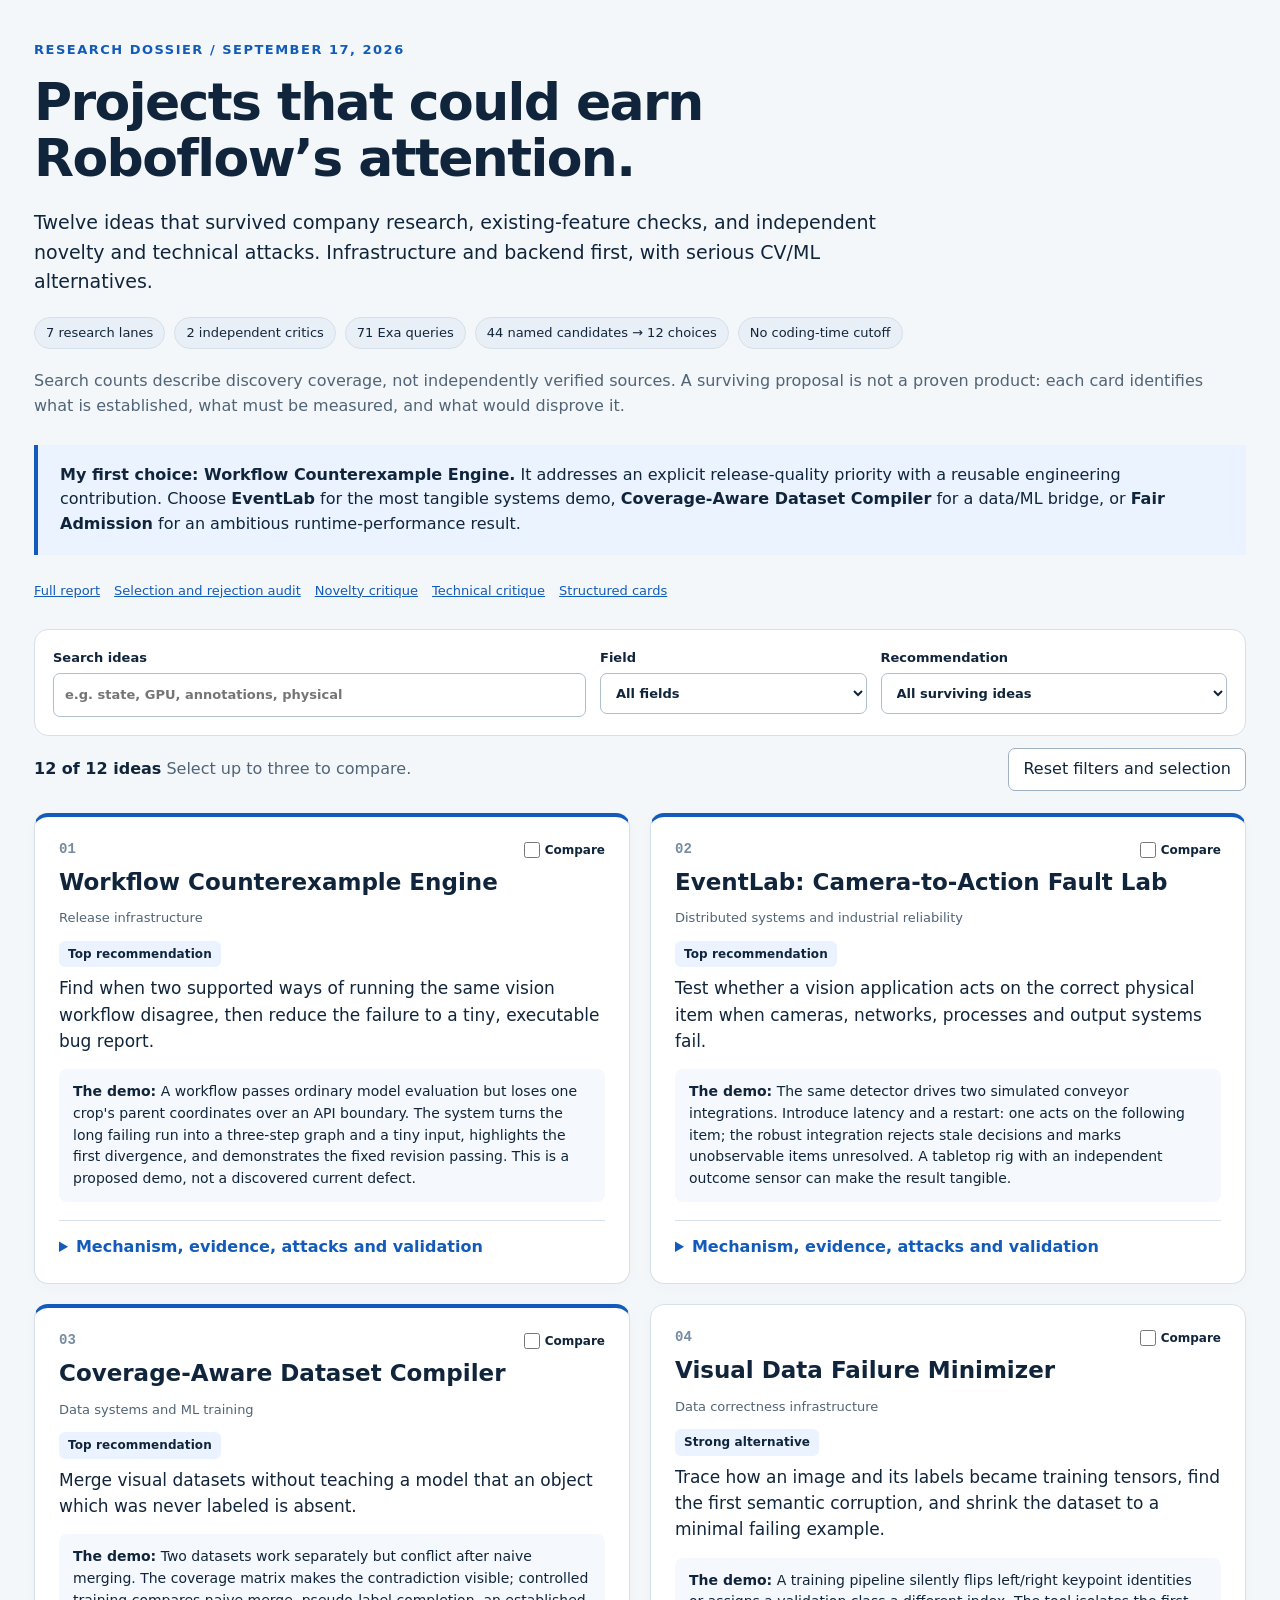
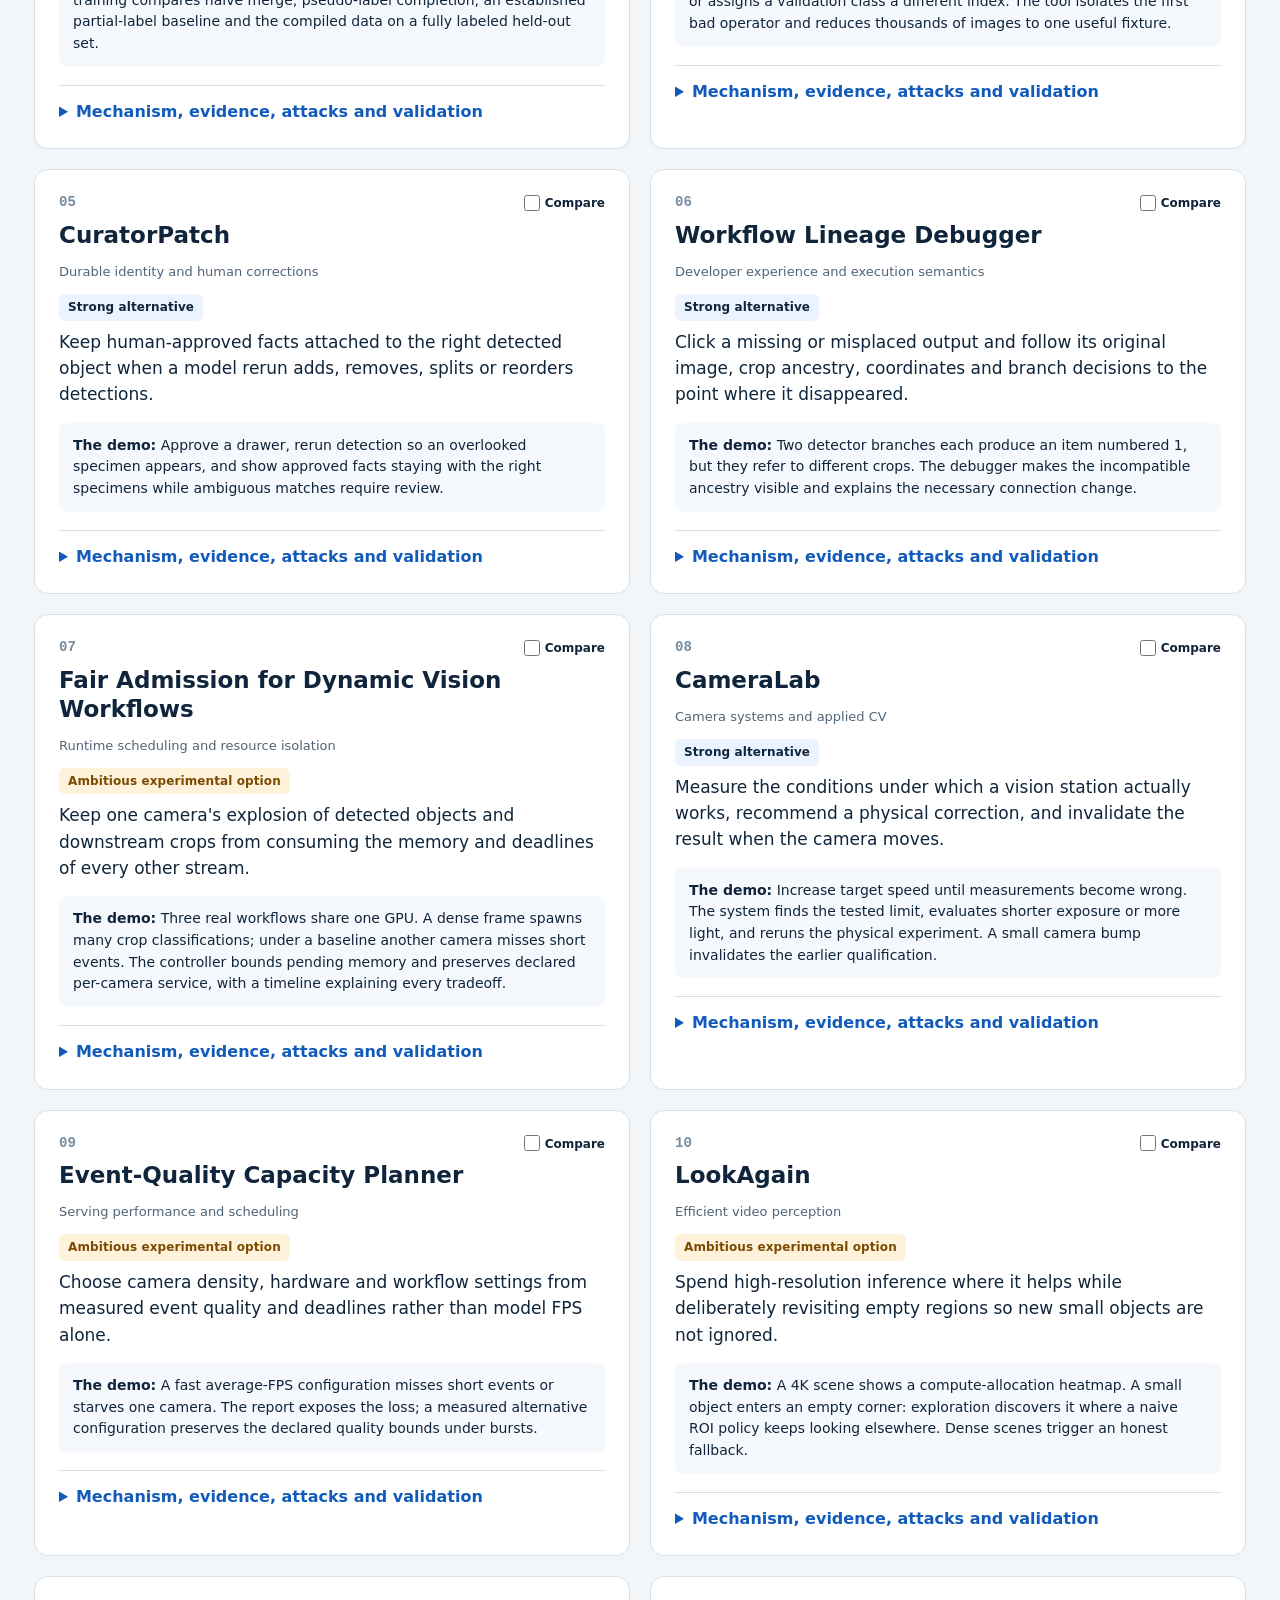
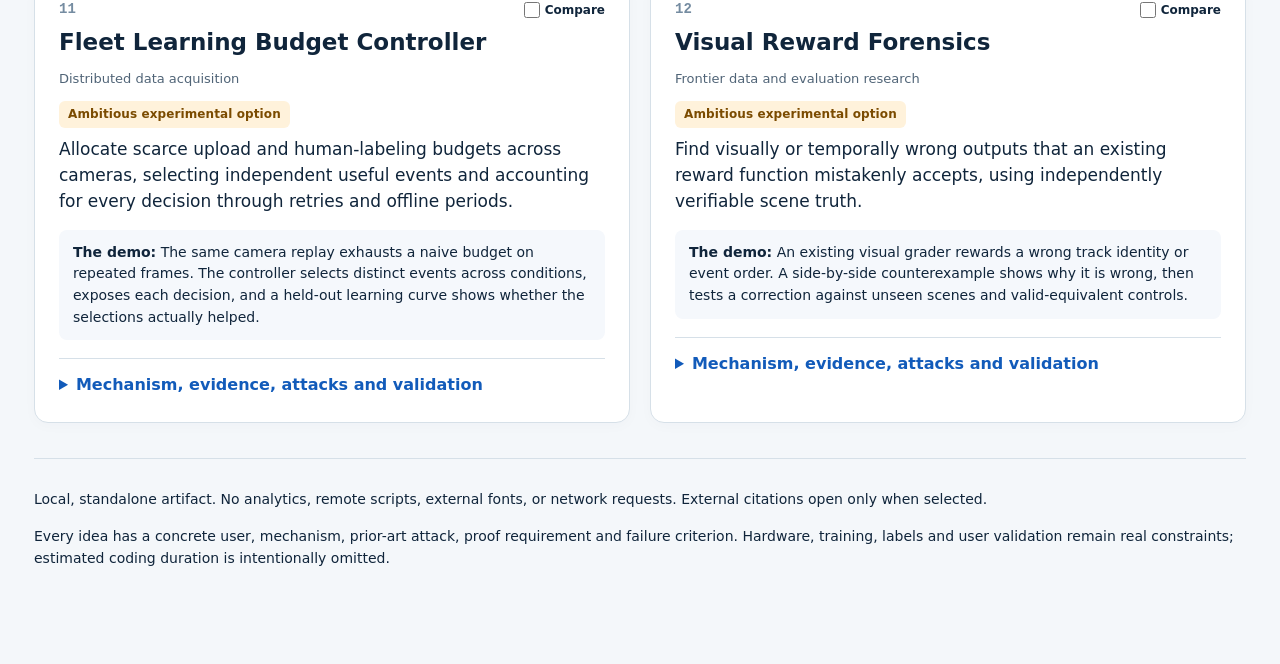
<file: research/roboflow/ideas.html>
<!doctype html>
<html lang="en"><head><meta charset="utf-8"><meta name="viewport" content="width=device-width,initial-scale=1">
<title>Roboflow — surviving project ideas</title>
<style>
:root{color-scheme:light;--ink:#10253b;--muted:#506477;--line:#d6e0e8;--accent:#125bba;--bg:#f4f7fa;--card:#fff}*{box-sizing:border-box}body{margin:0;background:var(--bg);color:var(--ink);font:16px/1.55 system-ui,-apple-system,sans-serif}main{max-width:1260px;margin:auto;padding:40px 24px 80px}a{color:var(--accent)}h1{font-size:clamp(30px,5vw,52px);line-height:1.08;letter-spacing:-1.6px;max-width:840px;margin:14px 0 22px}h2{font-size:23px;line-height:1.25;margin:8px 0 12px}h3{font-size:18px;margin:22px 0 6px}p{margin:8px 0 15px}.eyebrow{color:var(--accent);font-weight:750;font-size:13px;text-transform:uppercase;letter-spacing:1.5px}.lead{font-size:19px;max-width:900px}.muted{color:var(--muted)}.meta{display:flex;gap:9px;flex-wrap:wrap;margin:20px 0}.pill{font-size:13px;background:#e9eff6;border:1px solid var(--line);border-radius:20px;padding:5px 11px}.recommend{background:#eaf3ff;border-left:4px solid var(--accent);padding:18px 22px;margin:26px 0}.controls{display:grid;grid-template-columns:2fr 1fr 1.3fr;gap:14px;background:white;border:1px solid var(--line);padding:18px;border-radius:14px;margin:28px 0 12px}label{display:block;font-size:13px;font-weight:650}input[type=search],select{width:100%;margin-top:5px;padding:11px;border:1px solid #aebecb;border-radius:7px;font:inherit;background:white;color:var(--ink)}button{border:1px solid #9db2c4;background:white;color:var(--ink);padding:8px 14px;border-radius:7px;font:inherit;cursor:pointer}button:hover{background:#eaf3ff}button:focus-visible,input:focus-visible,select:focus-visible,summary:focus-visible,a:focus-visible{outline:3px solid #ed9c19;outline-offset:3px}.resultline{display:flex;justify-content:space-between;gap:16px;align-items:center;margin:12px 0 22px}.grid{display:grid;grid-template-columns:repeat(2,minmax(0,1fr));gap:20px}.card{background:var(--card);border:1px solid var(--line);border-radius:14px;padding:24px;box-shadow:0 3px 14px #14345606}.card.top{border-top:4px solid var(--accent)}.cardhead{display:flex;justify-content:space-between;gap:12px;align-items:start}.number{color:#758ca1;font:700 14px ui-monospace,monospace}.category{font-size:13px;color:var(--muted);margin-bottom:12px}.tier{display:inline-block;font-size:12px;letter-spacing:.1px;font-weight:700;padding:4px 9px;border-radius:6px;background:#eaf3ff}.tier.experimental{background:#fff2db;color:#7b4b00}.select{font-size:12px;white-space:nowrap;cursor:pointer}.select input{width:16px;height:16px;vertical-align:middle;margin:0 5px 2px 0}.pitch{font-size:17px}.summary-demo{background:#f5f8fc;padding:12px 14px;border-radius:8px;font-size:14px}details{border-top:1px solid var(--line);margin-top:18px;padding-top:14px}summary{cursor:pointer;color:var(--accent);font-weight:650}.detail{font-size:14px}.detail p{margin:6px 0 13px}.links{display:flex;flex-wrap:wrap;gap:8px 14px;font-size:13px}.compare{background:white;border:1px solid #a9bfd1;border-radius:14px;margin:22px 0;padding:22px;overflow:auto}.compare table{border-collapse:collapse;width:100%;min-width:650px;font-size:14px}.compare th,.compare td{vertical-align:top;text-align:left;padding:13px;border-bottom:1px solid var(--line)}.compare th:first-child{width:140px}.compare h2{margin-top:0}.empty{grid-column:1/-1;background:white;padding:30px;border-radius:12px}footer{margin-top:35px;padding-top:22px;border-top:1px solid var(--line);font-size:14px}.noscript{padding:24px;background:#fff2db}.visually-hidden{position:absolute;width:1px;height:1px;overflow:hidden;clip:rect(0,0,0,0)}@media(max-width:760px){main{padding:24px 16px 50px}.grid,.controls{grid-template-columns:1fr}.card{padding:20px}.resultline{align-items:start;flex-direction:column}}@media print{.controls,.resultline,.select,button{display:none}.grid{display:block}.card{break-inside:avoid;margin-bottom:16px}body{background:white}main{padding:0}details{display:block}.compare{display:none}}
</style></head><body><main>
<div class="eyebrow">Research dossier / September 17, 2026</div>
<h1>Projects that could earn Roboflow’s attention.</h1>
<p class="lead">Twelve ideas that survived company research, existing-feature checks, and independent novelty and technical attacks. Infrastructure and backend first, with serious CV/ML alternatives.</p>
<div class="meta"><span class="pill">7 research lanes</span><span class="pill">2 independent critics</span><span class="pill">71 Exa queries</span><span class="pill">44 named candidates → 12 choices</span><span class="pill">No coding-time cutoff</span></div>
<p class="muted">Search counts describe discovery coverage, not independently verified sources. A surviving proposal is not a proven product: each card identifies what is established, what must be measured, and what would disprove it.</p>
<div class="recommend"><strong>My first choice: Workflow Counterexample Engine.</strong> It addresses an explicit release-quality priority with a reusable engineering contribution. Choose <strong>EventLab</strong> for the most tangible systems demo, <strong>Coverage-Aware Dataset Compiler</strong> for a data/ML bridge, or <strong>Fair Admission</strong> for an ambitious runtime-performance result.</div>
<nav class="links" aria-label="Research files"><a href="REPORT.md">Full report</a><a href="AUDIT.md">Selection and rejection audit</a><a href="critiques/novelty.md">Novelty critique</a><a href="critiques/technical.md">Technical critique</a><a href="ideas.json">Structured cards</a></nav>
<div class="controls"><label>Search ideas<input id="query" type="search" placeholder="e.g. state, GPU, annotations, physical"></label><label>Field<select id="category"><option value="">All fields</option></select></label><label>Recommendation<select id="tier"><option value="">All surviving ideas</option><option>Top recommendation</option><option>Strong alternative</option><option>Ambitious experimental option</option></select></label></div>
<div class="resultline"><div><strong id="count" aria-live="polite"></strong> <span class="muted">Select up to three to compare.</span></div><button id="clear" type="button">Reset filters and selection</button></div>
<div id="selection-note" class="muted" role="status" aria-live="polite"></div>
<section id="compare" class="compare" aria-label="Selected idea comparison" hidden></section>
<section id="cards" class="grid" aria-label="Surviving ideas"></section>
<noscript><p class="noscript">Enable JavaScript for filters and comparison, or read the <a href="REPORT.md">complete Markdown report</a>.</p></noscript>
<footer><p>Local, standalone artifact. No analytics, remote scripts, external fonts, or network requests. External citations open only when selected.</p><p>Every idea has a concrete user, mechanism, prior-art attack, proof requirement and failure criterion. Hardware, training, labels and user validation remain real constraints; estimated coding duration is intentionally omitted.</p></footer>
</main><script>
const ideas = [{"id": "01", "name": "Workflow Counterexample Engine", "category": "Release infrastructure", "tags": ["Backend", "Infrastructure", "Developer tools"], "tier": "Top recommendation", "pitch": "Find when two supported ways of running the same vision workflow disagree, then reduce the failure to a tiny, executable bug report.", "user": "Inference maintainers, release engineers, support engineers, and outside contributors.", "need": "Roboflow's current inference-maintainer posting explicitly describes contribution volume outpacing release-quality capacity. Existing tests are extensive; the opportunity is better semantic coverage and faster reduction of real failures.", "mechanism": "Generate valid graph compositions involving crops, empty detections, nested workflows, batch permutations and branches. Run them through pinned native/HTTP/stream paths. Independently specified contracts compare source identity, coordinates, kinds and event outputs. A state-aware reducer minimizes the graph, input and sequence while preserving a specific failure predicate. Export a clean-environment reproducer and an upstream-ready test.", "demo": "A workflow passes ordinary model evaluation but loses one crop's parent coordinates over an API boundary. The system turns the long failing run into a three-step graph and a tiny input, highlights the first divergence, and demonstrates the fixed revision passing. This is a proposed demo, not a discovered current defect.", "ambition": "A growing incident corpus and hardware-worker matrix that turn field failures into reusable release checks. Support capsules, model-integration checks and export diagnostics are modules of this project, not separate portfolio ideas.", "attack": "Roboflow already has parity/integration tests; NVIDIA Polygraphy already compares runtimes and minimizes ONNX graphs. A runner, screenshot dashboard or generic AI reviewer is insufficient. The unique deliverable is the Workflow grammar, independent application-level oracles and reduction across image/state/graph boundaries.", "proof": "Recover historical failures on affected revisions and pass their fixes, then evaluate held-out failure families. Measure false alarms, clean-machine reproduction, reduction quality, flaky-run rate and maintainer diagnosis effort. Use genuine inference alongside deterministic logic fixtures; never claim mocked tests validate all deployment targets.", "kill": "Demote if it only rediscovers already-covered trivial cases, produces noisy numerical differences, or cannot supply a smaller useful reproducer.", "constraints": "Actual accelerator hardware for accelerator claims; public/redistributable artifacts; maintainer feedback for adoption. Local CPU and HTTP proof needs no private infrastructure.", "evidence": "Direct employer priority plus documented semantic boundaries and historical fixes. No current defect was reproduced by this research.", "sources": ["https://jobs.ashbyhq.com/roboflow/31f1e901-483c-4ee5-a427-65b849fc8b32", "https://github.com/roboflow/inference/blob/main/CONTRIBUTING.md", "https://docs.roboflow.com/workflows/developer-guide/developer-guide/execution-engine-changelog", "https://github.com/NVIDIA/TensorRT/tree/main/tools/Polygraphy"], "lanes": ["workflows_devex.md", "infra_security.md", "inference_edge.md"]}, {"id": "02", "name": "EventLab: Camera-to-Action Fault Lab", "category": "Distributed systems and industrial reliability", "tags": ["Backend", "Infrastructure", "Physical demo"], "tier": "Top recommendation", "pitch": "Test whether a vision application acts on the correct physical item when cameras, networks, processes and output systems fail.", "user": "Roboflow field engineers, implementation engineers and deployment teams commissioning inspection/counting systems.", "need": "Roboflow's field role names unreliable connectivity, latency and hardware constraints. Its PLC guidance already explains timing and duplicate-action risks. The opportunity is executable evidence that an integration handles them correctly.", "mechanism": "Run a seeded camera-to-sink fault schedule with independent item/event ground truth. Track capture, inference, decision expiry, delivery, acknowledgement and physical outcome separately. Test disconnects, freezes, delayed/out-of-order decisions, lost acknowledgements and restarts. Reduce failing schedules. Reuse RTSP producers and network fault tools; own the event oracle and state model. A second, fixed-observation mode diagnoses detector/tracker/event-state mistakes using recorded predictions and controlled interventions. Sparse event truth scores outcomes; dense track truth is required for oracle substitution. These are two modes of one event-replay system.", "demo": "The same detector drives two simulated conveyor integrations. Introduce latency and a restart: one acts on the following item; the robust integration rejects stale decisions and marks unobservable items unresolved. A tabletop rig with an independent outcome sensor can make the result tangible.", "ambition": "A unified event-correctness laboratory: real-pipeline fault experiments, fixed-observation state replay, minimized failing sequences, hardware-in-the-loop targets and operational acceptance reports. It feeds regression scenarios into idea 01 rather than duplicating the release system.", "attack": "RTSP simulation, reconnect, staleness filtering, backpressure and PLC blocks already exist. Toxiproxy and industrial simulators supply much of the scaffolding. Universal exactly-once physical action is not a valid promise.", "proof": "Measure correct-item outcomes, missed/duplicate/misdirected actions, unresolved rate, freshness, recovery and resource bounds. Hold the detector outputs fixed when comparing integration policies. Preserve unknown intervals when the camera did not observe an item.", "kill": "Reject a version that only perturbs network latency, depends on the tracker under test for ground truth, or demonstrates only obviously broken straw-man integrations.", "constraints": "Local simulation is accessible. Physical outcome claims require real hardware and independent sensing; industrial generalization needs representative installations.", "evidence": "Direct role and integration guidance; concrete customer applications. An unmet internal tool need remains an inference.", "sources": ["https://jobs.ashbyhq.com/roboflow/444ee288-cb72-4751-b16d-67c27749e901", "https://blog.roboflow.com/computer-vision-plc-integration/", "https://roboflow.com/case-studies/usg", "https://github.com/Shopify/toxiproxy", "https://github.com/roboflow/trackers/releases", "https://motchallenge.net/"], "lanes": ["customers.md", "inference_edge.md", "infra_security.md", "cv_models.md"]}, {"id": "03", "name": "Coverage-Aware Dataset Compiler", "category": "Data systems and ML training", "tags": ["Backend", "Data", "CV/ML"], "tier": "Top recommendation", "pitch": "Merge visual datasets without teaching a model that an object which was never labeled is absent.", "user": "Teams combining specialist datasets; RF-DETR users; data-platform engineers.", "need": "A public Roboflow user describes stamps and coins datasets that contain unlabeled instances of each other's class. RF-DETR issue 135 requests partial-annotation loss support; it was closed as out of scope, not implemented by that closure.", "mechanism": "Compile source manifests and ontology mappings into a dataset with explicit per-image/class coverage: exhaustive, verified absent, positive but non-exhaustive, or unknown. Preserve those semantics through transformations and export. An RF-DETR adapter consistently applies eligible supervision across relevant loss paths. Reject incompatible exports or emit a loss-of-information report instead of silently flattening unknown into background. The first supported case is declared per-image class coverage; it does not solve missing instances within an annotated class. Known positives and applicable auxiliary/encoder supervision must remain correct.", "demo": "Two datasets work separately but conflict after naive merging. The coverage matrix makes the contradiction visible; controlled training compares naive merge, pseudo-label completion, an established partial-label baseline and the compiled data on a fully labeled held-out set.", "ambition": "A semantic composition system for many source datasets, with immutable lineage, coverage-preserving transforms, explicit taxonomy conflicts and reusable training adapters.", "attack": "Partial-label learning and federated loss are established research. A loss-mask patch alone is small; a generic data merger duplicates existing tools. Coverage cannot be reliably inferred from missing labels. Stock Roboflow hosted training is not assumed to consume the new sidecar.", "proof": "Gradient-level correctness tests plus matched-budget multi-seed training. Evaluate complete-label controls, varying coverage and a genuine heterogeneous-source experiment. Track false positives as well as recall. Compare with pseudo-labeling at measured cost.", "kill": "Demote if coverage cannot be represented honestly, if improvements vanish against credible baselines, or if only contrived label removal produces gains.", "constraints": "GPU training and repeated experiments; independently labeled evaluation data; source coverage declarations. Maintainer's prior scope decision means upstream acceptance is uncertain.", "evidence": "Concrete user report, explicit maintainer discussion and inspected criterion code. Product integration is the proposed contribution, not a claim of new learning theory.", "sources": ["https://discuss.roboflow.com/t/merging-two-separate-models-datasets-after-training/7951", "https://github.com/roboflow/rf-detr/issues/135", "https://github.com/roboflow/rf-detr/blob/develop/src/rfdetr/models/criterion.py", "https://arxiv.org/abs/2008.06614"], "lanes": ["data.md"]}, {"id": "04", "name": "Visual Data Failure Minimizer", "category": "Data correctness infrastructure", "tags": ["Backend", "Data", "Developer tools"], "tier": "Strong alternative", "pitch": "Trace how an image and its labels became training tensors, find the first semantic corruption, and shrink the dataset to a minimal failing example.", "user": "RF-DETR and supervision maintainers, exporter authors and engineers integrating accelerated data pipelines.", "need": "Historical fixes include class-map inconsistencies, COCO ID collisions, colliding output paths and keypoint left/right errors. Current repositories already contain substantial format tests.", "mechanism": "Use stable object identities and explicit coordinate/category contracts across decode, EXIF orientation, import, crop/resize/flip, collation and evaluator ingress. Record transform parameters and replay state. Reduce samples, objects and transform chains while retaining a verified semantic violation; export stage overlays and a clean reproduction.", "demo": "A training pipeline silently flips left/right keypoint identities or assigns a validation class a different index. The tool isolates the first bad operator and reduces thousands of images to one useful fixture.", "ambition": "A plugin-based contract layer spanning common dataset formats and CPU/GPU transforms, with low-overhead optional tracing and automatic version bisection.", "attack": "Datumaro already validates, compares and converts datasets; Hypothesis and metamorphic testing are established. A schema validator or generic lineage database is insufficient. This shares reduction infrastructure with idea 01 but targets training-data semantics and different users.", "proof": "Replay fixed historical defects, use held-out fault families, and measure false positives, failure localization, reduction, clean reproduction and trace overhead. Only assert equivalence for transformations that actually preserve representable semantics.", "kill": "Reject if all detected issues are invalid JSON or existing test cases with no improvement in diagnosis or reproduction.", "constraints": "Most initial proof is CPU work. Broader GPU transform coverage needs real targets; useful adoption requires practical adapters and maintainer feedback.", "evidence": "Historical source-level defects and existing test suites; no new current bug claimed.", "sources": ["https://github.com/roboflow/rf-detr/releases", "https://github.com/roboflow/supervision/issues/768", "https://github.com/roboflow/supervision/commit/f173905c8bc6fab591bc3d3abdbf7ac7f5d93411", "https://github.com/open-edge-platform/datumaro"], "lanes": ["data.md"]}, {"id": "05", "name": "CuratorPatch", "category": "Durable identity and human corrections", "tags": ["Backend", "Data", "Applied CV"], "tier": "Strong alternative", "pitch": "Keep human-approved facts attached to the right detected object when a model rerun adds, removes, splits or reorders detections.", "user": "Field Museum/DrawerDissect curators and other teams turning CV outputs into durable records.", "need": "DrawerDissect uses spatially ordered specimen IDs and preserves curation rows by ID. A controlled synthetic-image probe through unchanged upstream crop, scaffold and GBIF-export functions reproduced approved metadata transferring to a different positional object after an earlier detection was added. The supported rerun clearing path was inspected; the entire CLI and model inference were not executed.", "mechanism": "A three-way rebase between old machine output, human edits and new output. Match entities within an immutable source image using geometry and visual evidence. Track field-level provenance; preserve edits only when justified. Route ambiguous split/merge/unmatched cases to review. Export transactionally with a reproducible manifest.", "demo": "Approve a drawer, rerun detection so an overlooked specimen appears, and show approved facts staying with the right specimens while ambiguous matches require review.", "ambition": "A reusable entity/edit lineage engine for OCR, inspection records and other CV-assisted data-entry pipelines. Begin with identical source-image reruns; physical rearrangement requires independent identifiers.", "attack": "Generic data versioning already exists. Some operator paths may avoid this condition; the complete CLI/model run and real demand remain unvalidated. Compare against a small immutable-ID/spatial-matching fix before proposing a broad system. Maximum automatic carryover is the wrong objective if facts transfer to the wrong object.", "proof": "First validate the complete supported CLI rerun with real sample predictions. The bounded synthetic crop/scaffold/export mechanism has already been reproduced and independently rerun. Then test insertion, deletion, reorder, crop change, split/merge and OCR conflicts; compare against immutable IDs plus simple spatial matching before building a broad system. Measure wrong transfers, valid edits retained, re-review, export integrity and reviewer time.", "kill": "If upstream already preserves identity through the supported flow, contribute a small test/fix and drop the large platform idea. Do not inflate a synthetic source probe into a production bug report.", "constraints": "Public code and sample images; proper data/model permissions; human reviewer feedback. No new model training is necessary to establish rebase correctness.", "evidence": "Controlled synthetic failure mechanism in pinned open customer code, independently rerun. It does not establish a real museum incident, frequency, or adoption demand.", "sources": ["https://github.com/EGPostema/DrawerDissect", "https://github.com/EGPostema/DrawerDissect/blob/3823276df6b5afe3184af13b9701c3d17f440c96/functions/crop_specimens.py", "https://github.com/EGPostema/DrawerDissect/blob/3823276df6b5afe3184af13b9701c3d17f440c96/advanced_functions/scaffold_locations.py"], "lanes": ["customers.md"]}, {"id": "06", "name": "Workflow Lineage Debugger", "category": "Developer experience and execution semantics", "tags": ["Backend", "Developer tools"], "tier": "Strong alternative", "pitch": "Click a missing or misplaced output and follow its original image, crop ancestry, coordinates and branch decisions to the point where it disappeared.", "user": "Advanced Workflow builders, support engineers and field engineers.", "need": "The execution documentation explicitly acknowledges confusion because the UI cannot display dimensionality levels. Independent crop paths can have equal depth but incompatible lineage.", "mechanism": "Preserve compiler metadata and capture bounded live batch/branch information. Display kind, lineage family, dimensionality and item count on graph edges. Focus on one object's path. Explain compile failures with a small witness and expose when an empty branch or incompatible crop family caused a missing result.", "demo": "Two detector branches each produce an item numbered 1, but they refer to different crops. The debugger makes the incompatible ancestry visible and explains the necessary connection change.", "ambition": "A reusable semantic trace format and debugger for nested vision graphs, with counterexample export into idea 01. It can be a standalone developer tool or that project's visual front end.", "attack": "Profiling, debug logs, browser previews and graph export already exist. A graph picture or LLM explanation adds little. Current authenticated UI must be checked before asserting the documented gap persists.", "proof": "Use verified confusing examples and compare task correctness and diagnosis time against current tools. Instrumentation must expose the needed lineage honestly; observer hooks do not automatically expose every tensor or branch mask.", "kill": "Demote if current UI solves the same tasks equally well or if private-API maintenance overwhelms the usability benefit.", "constraints": "Access to the current editor for a fair comparison; real builders for usability evaluation; possibly an upstream instrumentation seam.", "evidence": "Explicit documentation limitation plus inspected compiler/debugger/observer code. Live authenticated UI was not inspected.", "sources": ["https://docs.roboflow.com/workflows/developer-guide/developer-guide/workflow-execution", "https://docs.roboflow.com/workflows/developer-guide/developer-guide/compiler", "https://github.com/roboflow/inference/blob/main/inference/core/workflows/prototypes/observer.py"], "lanes": ["workflows_devex.md"]}, {"id": "07", "name": "Fair Admission for Dynamic Vision Workflows", "category": "Runtime scheduling and resource isolation", "tags": ["Backend", "Infrastructure"], "tier": "Ambitious experimental option", "pitch": "Keep one camera's explosion of detected objects and downstream crops from consuming the memory and deadlines of every other stream.", "user": "Inference runtime engineers and operators running heterogeneous camera workflows on shared devices.", "need": "Public workload reports describe contention and model churn, but fixes and adjacent scheduling work already exist. The sharper systems hypothesis concerns dynamically discovered crop work, bounded in-flight memory and source-order constraints.", "mechanism": "Maintain per-source reservations, estimates of remaining DAG/crop work, end-to-end deadlines and in-flight byte accounting. When fanout becomes known, update admission decisions before more work accumulates. Preserve tracker/counter order and side-effect boundaries; expose dropped, deferred and partial work instead of silently changing task semantics. Explicitly report infeasible offered load. Reserve conservatively before allocating crops; estimated counters alone cannot guarantee total accelerator-memory bounds. Cancellation occurs only at valid block/microbatch boundaries.", "demo": "Three real workflows share one GPU. A dense frame spawns many crop classifications; under a baseline another camera misses short events. The controller bounds pending memory and preserves declared per-camera service, with a timeline explaining every tradeoff.", "ambition": "A reusable admission/scheduling layer integrated with Inference, backed by workload traces, ablations, fairness tests and measured useful event throughput. Add cache churn only after isolating scheduling effects with warm models.", "attack": "Clockwork, InferLine and DeepStream already cover SLOs, pipeline planning, priorities, fair batching and source limits. Roboflow PR2623/2940 address lookahead and asynchronous loading. The contribution must be dynamic fanout accounting plus stateful-order and byte-bound semantics, not EDF, prewarming or a second thread pool.", "proof": "Compare current-main controls, fixed source quotas, weighted deficit round robin, EDF and a simple crop cap. Measure timely correct events, worst-source service, peak memory, all discarded work and prediction error on held-out bursts. Include end-to-end timing and real GPU runs.", "kill": "Reject the scheduler thesis if tuned simple policies match the frontier, if it changes event semantics to look faster, or if overhead consumes the gain.", "constraints": "A real GPU/edge target, diverse annotated workloads and carefully audited stateful block boundaries. Arbitrary CUDA work is not preemptible, and delivered physical actions cannot be undone.", "evidence": "Concrete integration opportunity and public workload evidence; advantage over substantial prior art is unproven.", "sources": ["https://github.com/roboflow/inference/issues/2448", "https://github.com/roboflow/inference/pull/2623", "https://github.com/roboflow/inference/pull/2940", "https://www.usenix.org/conference/osdi20/presentation/gujarati", "https://arxiv.org/abs/1812.01776"], "lanes": ["inference_edge.md", "infra_security.md"]}, {"id": "08", "name": "CameraLab", "category": "Camera systems and applied CV", "tags": ["CV/ML", "Physical demo", "Applied CV"], "tier": "Strong alternative", "pitch": "Measure the conditions under which a vision station actually works, recommend a physical correction, and invalidate the result when the camera moves.", "user": "Field engineers commissioning moving-part inspection or dimensional measurement.", "need": "Roboflow's USG case concerns dimensions and angles; its field role names lighting and calibration. RF-DETR issue 906 reports difficulty with moving metal rods. The root cause of that report is not established.", "mechanism": "Control permitted exposure/gain settings, collect repeated trials across speed/light/alignment, and measure actual recall and geometric error. Build an empirical operating envelope with unknown regions. Choose informative next trials. Bind the report to camera/lens/model/settings and detect changes with reference geometry.", "demo": "Increase target speed until measurements become wrong. The system finds the tested limit, evaluates shorter exposure or more light, and reruns the physical experiment. A small camera bump invalidates the earlier qualification.", "ambition": "Camera adapters, active experimental design, uncertainty propagation and a registry of station qualifications. Learned exposure control is optional; reliable qualification is the core result.", "attack": "Camera calibration, vendor controls, task-driven exposure research and image-quality tools already exist. Confidence and synthetic blur are not physical measurement truth.", "proof": "Hold out capture sessions and condition combinations. Compare autoexposure, simple physics-based settings and expert tuning. Measure recall, dimensional error, false qualification, unknown coverage and change detection.", "kill": "Reject a blur dashboard or checkerboard wrapper. Keep only if qualification/invalidation helps beyond ordinary manual settings.", "constraints": "Controllable camera, light, repeatable motion, measured reference targets and physical data collection. More coding cannot replace these trials.", "evidence": "Direct deployment context and primary physical-imaging guidance; no industrial safety or metrology certification implied.", "sources": ["https://roboflow.com/case-studies/usg", "https://github.com/roboflow/rf-detr/issues/906", "https://docs.baslerweb.com/optimizing-image-quality", "https://arxiv.org/abs/2404.01636"], "lanes": ["cv_models.md", "customers.md"]}, {"id": "09", "name": "Event-Quality Capacity Planner", "category": "Serving performance and scheduling", "tags": ["Backend", "Infrastructure", "CV/ML"], "tier": "Ambitious experimental option", "pitch": "Choose camera density, hardware and workflow settings from measured event quality and deadlines rather than model FPS alone.", "user": "Inference operators and solutions engineers selecting hardware, camera density and workflow configuration.", "need": "The infrastructure role explicitly includes inference reliability, SLOs and cost. Dynamic crop fanout and model working sets make workload capacity different from single-model FPS.", "mechanism": "Measure complete workloads with independent event truth, then search a Pareto frontier under recall, false-action, freshness, memory and worst-camera progress constraints. Vary model/resolution, temporal sampling, batching, backend and existing runtime controls. Validate any simulator or learned predictor on held-out real runs; output an auditable configuration and explicit untested regimes.", "demo": "A fast average-FPS configuration misses short events or starves one camera. The report exposes the loss; a measured alternative configuration preserves the declared quality bounds under bursts.", "ambition": "A validated deployment-planning system that predicts workload envelopes and compares hardware/configurations, including thermal behavior, bursty crop fanout and model working sets. Idea 07 instead implements an online admission policy; these are distinct choices that can share profiles.", "attack": "Triton Model Analyzer, VideoStorm/Chameleon and inference scheduling research already cover substantial territory. Roboflow already has adaptive collection, staleness limits and ongoing async-loading/lookahead work. Neither EDF alone nor basic prewarming is a new contribution.", "proof": "Real hardware, full decode-to-sink cost, held-out traces, thermal/cold-load tests, and matched-quality baselines including robust fixed settings and fair scheduling. Show uncertainty and unsupported regimes; cost per detected event alone can reward dropping hard events.", "kill": "Reject if gains disappear at matched quality, the result is only a better default batch size, or predicted capacity fails on held-out real workloads.", "constraints": "Representative event labels and actual GPU/edge runs. Access to private Roboflow billing is unnecessary; company-wide savings cannot be claimed.", "evidence": "Direct role priorities and public workload reports, with major competing work. Performance thesis is unproven.", "sources": ["https://jobs.ashbyhq.com/roboflow/13df0a39-1845-4634-846d-d01f2a573b54", "https://github.com/roboflow/inference/issues/2448", "https://github.com/roboflow/inference/pull/2623", "https://github.com/roboflow/inference/pull/2940", "https://docs.nvidia.com/deeplearning/triton-inference-server/user-guide/docs/model_analyzer/README.html"], "lanes": ["inference_edge.md", "infra_security.md"]}, {"id": "10", "name": "LookAgain", "category": "Efficient video perception", "tags": ["CV/ML", "Infrastructure"], "tier": "Ambitious experimental option", "pitch": "Spend high-resolution inference where it helps while deliberately revisiting empty regions so new small objects are not ignored.", "user": "Engineers running high-resolution small-object video detection under compute or latency limits.", "need": "Full-frame resizing can lose small objects; full tiling is costly. Roboflow and SAHI already provide tiling, and recent ROI-gating research shows simple gating does not reliably improve performance.", "mechanism": "Schedule tiles using uncertainty, motion, tile age and explicit exploration/revisit constraints. Handle new arrivals, camera motion and dense-scene fallback. Measure all proposal/crop/transfer/merge overhead. A revisit bound is not a guarantee that an object will be detected.", "demo": "A 4K scene shows a compute-allocation heatmap. A small object enters an empty corner: exploration discovers it where a naive ROI policy keeps looking elsewhere. Dense scenes trigger an honest fallback.", "ambition": "Temporal tile-value learning with bounded freshness, multi-camera resource allocation and measured energy on edge hardware.", "attack": "SAHI, InferenceSlicer and ROI-Gated SAHI invalidate the basic coarse-to-fine pitch. Sparse cherry-picked scenes and omitted scheduling overhead can create misleading gains.", "proof": "Scene-disjoint video with new-arrival, camera-motion and density changes. Compare full-frame inference, full SAHI, equal-budget uniform tiling, motion gating and ROI gating at matched recall and hardware.", "kill": "Reject if tuned uniform tiling reaches the same frontier or if gains vanish on a second scene family.", "constraints": "Real GPU/edge timing and suitable high-resolution video. Domain-specific training may be needed but is not the proposed innovation.", "evidence": "Credible application problem with substantial prior art; algorithmic advantage must be established experimentally.", "sources": ["https://supervision.roboflow.com/detection/tools/inference_slicer/", "https://obss.github.io/sahi/", "https://arxiv.org/abs/2608.23923", "https://github.com/VisDrone/VisDrone-Dataset"], "lanes": ["cv_models.md"]}, {"id": "11", "name": "Fleet Learning Budget Controller", "category": "Distributed data acquisition", "tags": ["Backend", "Data", "CV/ML"], "tier": "Ambitious experimental option", "pitch": "Allocate scarce upload and human-labeling budgets across cameras, selecting independent useful events and accounting for every decision through retries and offline periods.", "user": "Multi-camera deployment teams improving models from production observations.", "need": "Roboflow already has active-learning conditions, quotas, event capture and edge synchronization. The proposed value is event-level acquisition quality combined with durable cross-site budget semantics.", "mechanism": "Group correlated observations into episodes; combine exploration, diversity and uncertainty under estimated annotation costs. Use durable reservations and bounded offline leases. Record eligibility, policy versions and selection reasons; reconcile retries without double charging. Delayed labels are unavailable to earlier decisions.", "demo": "The same camera replay exhausts a naive budget on repeated frames. The controller selects distinct events across conditions, exposes each decision, and a held-out learning curve shows whether the selections actually helped.", "ambition": "A distributed acquisition service with replayable policy evaluation, delayed feedback, site constraints and transparent review queues.", "attack": "Active learning is mature; uncertainty often selects noise, and diverse outliers may be useless. A complicated ledger wrapped around a weak scorer is not compelling.", "proof": "At equal reviewed time and bytes, compare random frames, uniform temporal sampling, uncertainty, diversity and event-random baselines across multiple acquisition rounds and held-out cameras. Separately test reservation invariants during partitions/replays.", "kill": "Do not build the fleet service unless offline experiments first show useful gains over simple per-camera reservoirs or event sampling.", "constraints": "Repeated model training, hidden labels for honest simulation, real labeling-time measurements and camera-disjoint evaluation.", "evidence": "Good platform fit but no verified internal unmet need or acquisition advantage yet.", "sources": ["https://docs.roboflow.com/deployment/monitoring-and-analytics/active-learning", "https://docs.roboflow.com/deploy/vision-events", "https://motchallenge.net/data/MOT17/", "https://wilds.stanford.edu/datasets/"], "lanes": ["data.md"]}, {"id": "12", "name": "Visual Reward Forensics", "category": "Frontier data and evaluation research", "tags": ["CV/ML", "Data", "Research"], "tier": "Ambitious experimental option", "pitch": "Find visually or temporally wrong outputs that an existing reward function mistakenly accepts, using independently verifiable scene truth.", "user": "Frontier Data researchers building environments, datasets and grading harnesses.", "need": "Roboflow's August 2026 Frontier Data hiring explicitly includes environments, rewards and measurable quality. Public evidence does not identify its partner tasks or internal graders.", "mechanism": "Build visual/temporal intervention operators over scene-grounded tasks, with known-invalid changes and equivalent-correct controls. Preserve independent truth and minimize confirmed counterexamples. Integrate into Harbor/Inspect rather than writing an eval runner. Test real existing graders, not just a deliberately naive demonstration scorer.", "demo": "An existing visual grader rewards a wrong track identity or event order. A side-by-side counterexample shows why it is wrong, then tests a correction against unseen scenes and valid-equivalent controls.", "ambition": "A useful corpus of visual reward failure classes and environment-release checks; downstream RL experiments only if a training benefit is part of the claim.", "attack": "evalmut already mutation-tests graders; Inspect has scanners; Harbor has verifier tooling; multimodal reward hacking and hack-verifiable benchmarks are existing research. Duplicate-box toy examples may already fail standard one-to-one metrics.", "proof": "Confirmed invalid acceptance and valid-equivalent rejection rates, independent human audits, held-out task families and actual existing reward schemes. Separate seeded defects from naturally discovered failures.", "kill": "Reject if it finds only intentional toy bugs, lacks independent visual truth, or adds no visual failure class beyond current grader-testing tools.", "constraints": "Representative open tasks/graders, human auditing and possibly training compute. Private frontier-lab access is not assumed.", "evidence": "Direct new-team fit, but the proposed visual specialization and usefulness are research hypotheses.", "sources": ["https://jobs.ashbyhq.com/roboflow/37e3da81-2c6a-4c5e-8280-7b0dc86d3fd9", "https://github.com/egnaro9/evalmut", "https://arxiv.org/abs/2607.09492", "https://arxiv.org/abs/2608.22103"], "lanes": ["company.md"]}];
const selected = new Set();
const q = document.querySelector('#query'), category = document.querySelector('#category'), tier = document.querySelector('#tier');
const esc = s => String(s).replace(/[&<>"']/g, c => ({'&':'&amp;','<':'&lt;','>':'&gt;','"':'&quot;',"'":'&#39;'}[c]));
const fields = [['user','Who uses it'],['need','Why it matters'],['mechanism','What to build'],['ambition','Full ambition'],['attack','The strongest attack'],['proof','Evidence that would make it impressive'],['kill','What would disprove it'],['constraints','External constraints'],['evidence','Current evidence status']];
for (const tag of [...new Set(ideas.flatMap(x=>x.tags))].sort()) { const o=document.createElement('option');o.value=tag;o.textContent=tag;category.append(o); }
function render(){
  const query=q.value.toLowerCase().trim();
  const shown=ideas.filter(x=>(!query||JSON.stringify(x).toLowerCase().includes(query))&&(!category.value||x.tags.includes(category.value))&&(!tier.value||x.tier===tier.value));
  document.querySelector('#count').textContent=`${shown.length} of ${ideas.length} ideas`;
  document.querySelector('#cards').innerHTML=shown.map(x=>`<article class="card ${x.tier==='Top recommendation'?'top':''}" id="idea-${x.id}"><div class="cardhead"><span class="number">${x.id}</span><label class="select"><input type="checkbox" data-select="${x.id}" ${selected.has(x.id)?'checked':''} aria-label="Compare ${esc(x.name)}">Compare</label></div><h2>${esc(x.name)}</h2><div class="category">${esc(x.category)}</div><span class="tier ${x.tier.includes('experimental')?'experimental':''}">${esc(x.tier)}</span><p class="pitch">${esc(x.pitch)}</p><p class="summary-demo"><strong>The demo:</strong> ${esc(x.demo)}</p><details><summary>Mechanism, evidence, attacks and validation</summary><div class="detail">${fields.map(([key,label])=>`<h3>${label}</h3><p>${esc(x[key])}</p>`).join('')}<h3>Sources</h3><div class="links">${x.sources.map((url,i)=>`<a href="${esc(url)}" target="_blank" rel="noopener noreferrer">${i+1}. ${esc(new URL(url).hostname)}</a>`).join('')}</div><h3>Detailed research</h3><div class="links">${x.lanes.map(name=>`<a href="lanes/${esc(name)}">${esc(name.replace('.md','').replaceAll('_',' '))}</a>`).join('')}</div></div></details></article>`).join('') || '<p class="empty">No ideas match these filters. Reset the filters to see all twelve.</p>';
  for(const input of document.querySelectorAll('[data-select]'))input.addEventListener('change',()=>{
    const id=input.dataset.select;
    if(input.checked&&selected.size===3){input.checked=false;document.querySelector('#selection-note').textContent='Three ideas are already selected. Deselect one to compare another.';return;}
    input.checked?selected.add(id):selected.delete(id);document.querySelector('#selection-note').textContent='';renderCompare();
  });
  renderCompare();
}
function renderCompare(){
  const el=document.querySelector('#compare'), rows=ideas.filter(x=>selected.has(x.id));el.hidden=rows.length===0;
  if(!rows.length){el.innerHTML='';return;}
  const compareFields=[['pitch','Purpose'],['mechanism','Mechanism'],['demo','Demonstration'],['proof','Proof required'],['attack','Main attack'],['constraints','External constraints']];
  el.innerHTML=`<h2>Compare ${rows.length} selected ${rows.length===1?'idea':'ideas'}</h2><table><thead><tr><th scope="col">Dimension</th>${rows.map(x=>`<th scope="col">${esc(x.name)}<br><span class="muted">${esc(x.tier)}</span></th>`).join('')}</tr></thead><tbody>${compareFields.map(([key,label])=>`<tr><th scope="row">${label}</th>${rows.map(x=>`<td>${esc(x[key])}</td>`).join('')}</tr>`).join('')}</tbody></table>`;
}
for(const el of [q,category,tier])el.addEventListener('input',render);
document.querySelector('#clear').addEventListener('click',()=>{q.value='';category.value='';tier.value='';selected.clear();document.querySelector('#selection-note').textContent='';render();});
render();
</script></body></html>
</file>
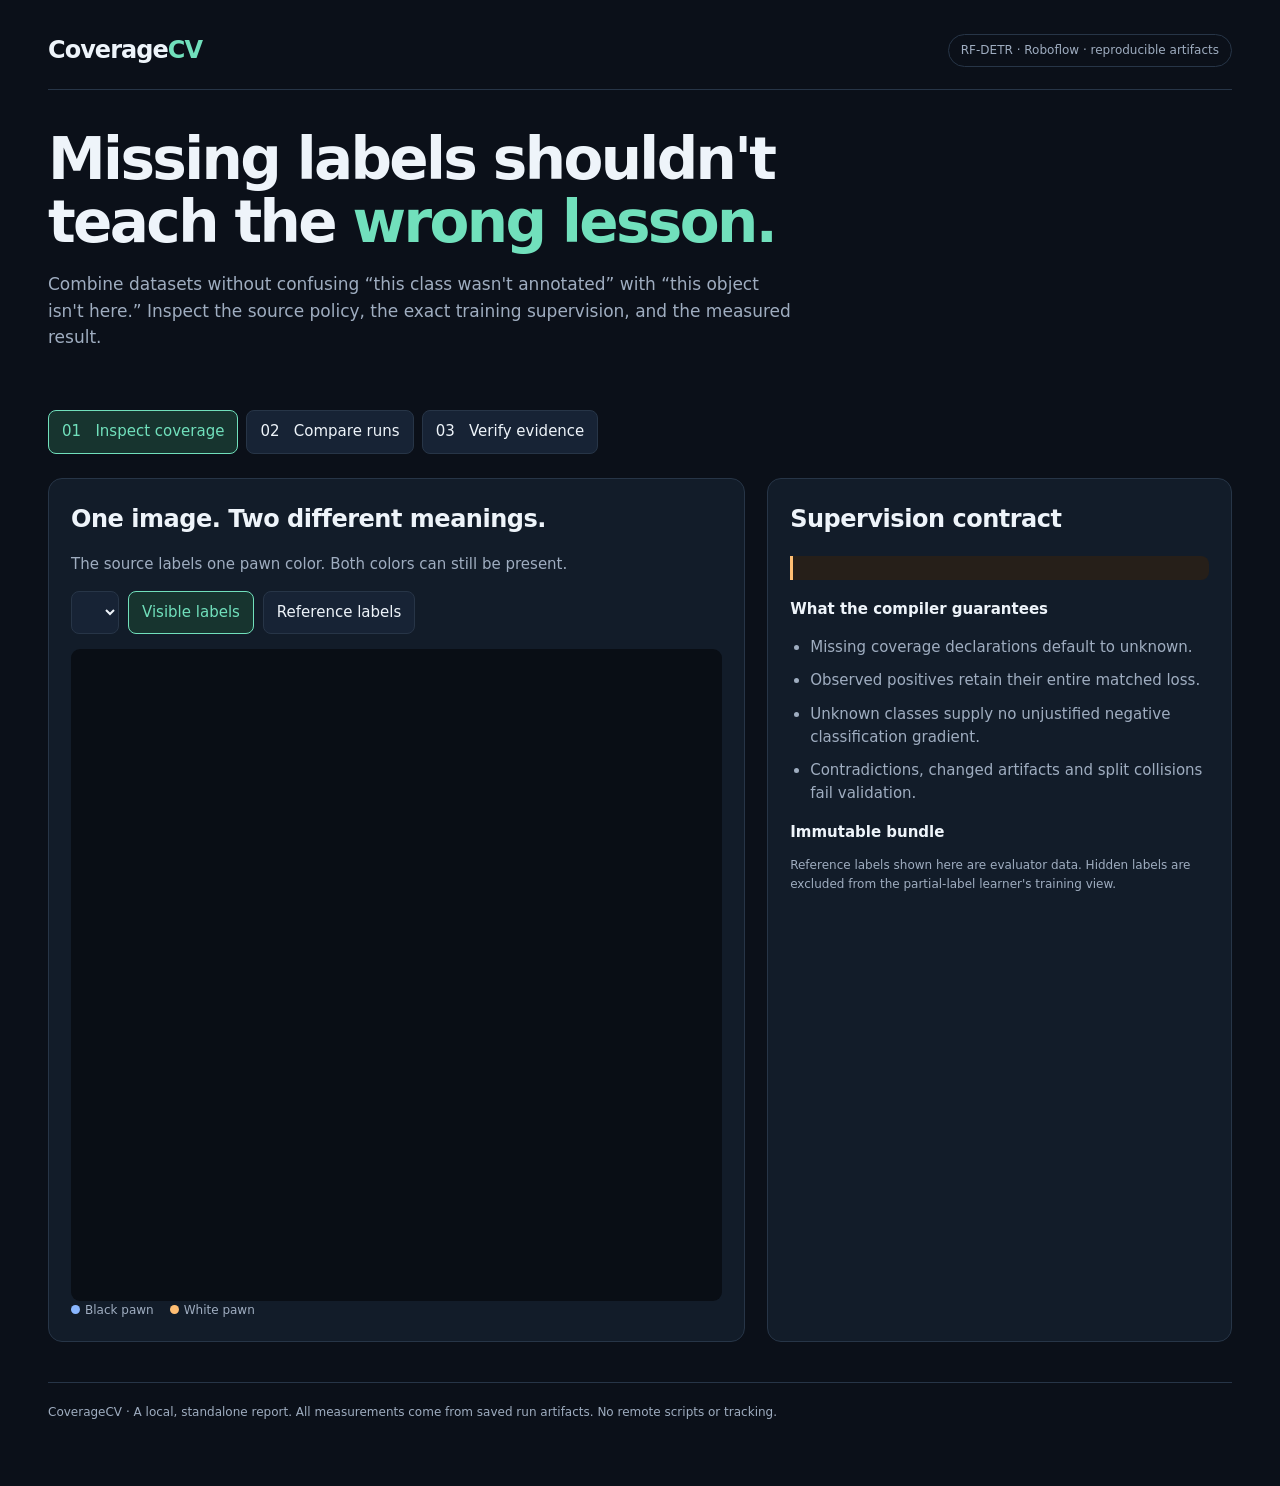
<file: src/coveragecv/report_template.html>
<!doctype html>
<html lang="en"><head><meta charset="utf-8"><meta name="viewport" content="width=device-width,initial-scale=1">
<title>CoverageCV — Know what your dataset knows</title>
<style>
:root{--bg:#0b1019;--panel:#121c29;--line:#273547;--text:#eef4fa;--muted:#9fadc0;--mint:#71e0bc;--orange:#ffbe73;--blue:#89b6ff}*{box-sizing:border-box}body{margin:0;background:var(--bg);color:var(--text);font:15px/1.55 system-ui,sans-serif}main{max-width:1240px;margin:auto;padding:32px 28px 64px}a{color:var(--mint)}header{display:flex;justify-content:space-between;align-items:center;gap:20px;border-bottom:1px solid var(--line);padding-bottom:20px}.brand{font-weight:780;letter-spacing:-.04em;font-size:24px}.brand b{color:var(--mint)}.pill{font-size:12px;border:1px solid var(--line);border-radius:99px;padding:6px 12px;color:var(--muted)}h1{font-size:clamp(32px,5vw,58px);letter-spacing:-.045em;line-height:1.08;max-width:850px;margin:38px 0 18px}h1 span{color:var(--mint)}h2{font-size:24px;letter-spacing:-.02em;margin:0 0 10px}h3{font-size:15px;margin:0 0 12px}.lead{color:var(--muted);max-width:750px;font-size:17px}.stats{display:grid;grid-template-columns:repeat(4,1fr);gap:14px;margin:28px 0}.stat,.card{background:var(--panel);border:1px solid var(--line);border-radius:14px;padding:22px}.stat strong{display:block;font-size:32px;line-height:1.2}.stat span,.muted{color:var(--muted)}nav{display:flex;gap:8px;flex-wrap:wrap;margin:32px 0 24px}button,select{font:inherit;color:var(--text);background:#172335;border:1px solid var(--line);border-radius:8px;padding:9px 13px;cursor:pointer}button.active{border-color:var(--mint);background:#17342f;color:var(--mint)}.section{display:none}.section.active{display:block}.grid{display:grid;grid-template-columns:minmax(0,1.2fr) minmax(280px,.8fr);gap:22px}.canvas-wrap{background:#090e15;border-radius:9px;overflow:hidden}canvas{display:block;width:100%;height:auto}.controls{display:flex;gap:9px;flex-wrap:wrap;margin:15px 0}.small{font-size:12px}.row{display:flex;justify-content:space-between;align-items:center;gap:12px;border-bottom:1px solid var(--line);padding:13px 0}.badge{padding:4px 9px;border-radius:6px;font-size:12px}.known{color:var(--mint);background:#17372f}.unknown{color:var(--orange);background:#39291c}.note{border-left:3px solid var(--orange);padding:12px 16px;background:#261f19;border-radius:0 8px 8px 0;color:#e6cba9;margin:18px 0}.code{font:12px/1.6 ui-monospace,monospace;overflow-wrap:anywhere;color:var(--muted)}table{border-collapse:collapse;width:100%;font-size:14px}th,td{text-align:left;border-bottom:1px solid var(--line);padding:14px 10px}th{color:var(--muted);font-size:12px;font-weight:550}.table-wrap{overflow:auto}.compare{display:grid;grid-template-columns:repeat(3,1fr);gap:14px}.compare .card{padding:14px}.legend{display:flex;gap:16px;color:var(--muted);font-size:12px}.dot{width:9px;height:9px;border-radius:50%;display:inline-block;margin-right:5px}.bar{height:6px;background:#233145;border-radius:5px;margin-top:7px;min-width:80px}.bar i{display:block;height:100%;background:var(--mint);border-radius:5px}footer{border-top:1px solid var(--line);margin-top:40px;padding-top:20px;color:var(--muted);font-size:12px}label{color:var(--muted)}.list{padding-left:20px;color:var(--muted)}.list li{margin:10px 0}@media(max-width:800px){main{padding:20px 16px}.stats{grid-template-columns:repeat(2,1fr)}.grid,.compare{grid-template-columns:1fr}header{align-items:flex-start}.stat{padding:16px}}
</style></head><body><main>
<header><div class="brand">Coverage<b>CV</b></div><div class="pill">RF-DETR · Roboflow · reproducible artifacts</div></header>
<h1>Missing labels shouldn't<br>teach the <span>wrong lesson.</span></h1>
<p class="lead">Combine datasets without confusing “this class wasn't annotated” with “this object isn't here.” Inspect the source policy, the exact training supervision, and the measured result.</p>
<div class="stats" id="stats"></div>
<nav><button class="active" data-tab="coverage">01 &nbsp; Inspect coverage</button><button data-tab="results">02 &nbsp; Compare runs</button><button data-tab="evidence">03 &nbsp; Verify evidence</button></nav>
<section id="coverage" class="section active"><div class="grid"><div class="card"><h2>One image. Two different meanings.</h2><p class="muted">The source labels one pawn color. Both colors can still be present.</p><div class="controls"><select id="sample" aria-label="Training sample"></select><button id="observed" class="active">Visible labels</button><button id="reference">Reference labels</button></div><div class="canvas-wrap"><canvas id="coverageCanvas" width="640" height="640"></canvas></div><div class="legend"><span><i class="dot" style="background:var(--blue)"></i>Black pawn</span><span><i class="dot" style="background:var(--orange)"></i>White pawn</span></div></div><div class="card"><h2>Supervision contract</h2><p id="source" class="muted"></p><div id="states"></div><div class="note" id="explanation"></div><h3>What the compiler guarantees</h3><ul class="list"><li>Missing coverage declarations default to unknown.</li><li>Observed positives retain their entire matched loss.</li><li>Unknown classes supply no unjustified negative classification gradient.</li><li>Contradictions, changed artifacts and split collisions fail validation.</li></ul><h3>Immutable bundle</h3><div id="digest" class="code"></div><p class="small muted">Reference labels shown here are evaluator data. Hidden labels are excluded from the partial-label learner's training view.</p></div></div></section>
<section id="results" class="section"><h2>A measured pilot, with its limits visible.</h2><p class="muted">Same starting detector, seed, training images and update budget. Naive and aware see the same partial annotations; the complete reference has more labels.</p><div class="note">This is a short MVP run, not a converged accuracy benchmark. Scores below use fully annotated validation images. The board/camera domain is shared, and grouping repeated positions does not establish broad generalization.</div><div class="card table-wrap"><table><thead><tr><th>Run</th><th>Updates</th><th>AP50:95</th><th>AP50</th><th>Recall @ .25</th><th>FP/image @ .25</th><th>Training time</th></tr></thead><tbody id="metrics"></tbody></table></div><div class="controls"><label>Fixed validation example <select id="validation" aria-label="Validation sample"></select></label><label>Display confidence <input id="confidence" type="range" min="0.01" max="0.9" step="0.01" value="0.25"> <span id="confidenceValue">0.25</span></label></div><div class="compare" id="comparison"></div><p class="small muted">The slider changes visual display only. It does not recompute AP or the fixed-threshold metrics above. Examples are selected by reference class support, not model success.</p></section>
<section id="evidence" class="section"><div class="grid"><div class="card"><h2>Data and execution</h2><div id="evidenceRows"></div><h3 style="margin-top:24px">Reproduce locally</h3><pre class="code">uv sync --extra train --extra remote
uv run pytest -q
uv run coveragecv demo --help
uv run coveragecv report</pre><p class="muted">The application needs no cloud account to compile, inspect, test or train locally. Credentials are never embedded in this report.</p></div><div class="card"><h2>Roboflow integration</h2><div id="platform"></div><h3 style="margin-top:24px">What is and isn't established</h3><ul class="list"><li>Numerical parity and gradient behavior are executable tests against RF-DETR 1.10.1.</li><li>The source declarations express policy; the compiler cannot certify a human labeled every object.</li><li>Partial-label learning is established prior work. This project contributes a coverage-preserving compiler and a tested integration.</li><li>The custom loss runs in our trainer. Ordinary hosted training does not automatically consume its sidecar.</li></ul><p class="small muted" id="attribution"></p></div></div></section>
<footer>CoverageCV · A local, standalone report. All measurements come from saved run artifacts. No remote scripts or tracking.</footer>
</main><script id="data" type="application/json">__REPORT_DATA__</script><script>
const D=JSON.parse(document.getElementById('data').textContent), $=id=>document.getElementById(id), names=['black-pawn','white-pawn'], colors=['#89b6ff','#ffbe73'], arms=['naive','aware','complete_reference'], labels=['Naive merge','Coverage-aware','Complete reference'];
const el=(tag,text,cls)=>{const x=document.createElement(tag);if(text!==undefined)x.textContent=text;if(cls)x.className=cls;return x};
const stat=(n,t)=>{const c=el('div',undefined,'stat');c.append(el('strong',n),el('span',t));$('stats').append(c)};
stat(D.diagnostics.splits.train.images,'training images');stat(D.experiment.visible_boxes,'visible training boxes');stat(D.experiment.withheld_boxes,'deliberately withheld boxes');stat(Object.keys(D.evaluations).length,'measured runs');
document.querySelectorAll('[data-tab]').forEach(b=>b.onclick=()=>{document.querySelectorAll('[data-tab],.section').forEach(x=>x.classList.remove('active'));b.classList.add('active');$(b.dataset.tab).classList.add('active');if(b.dataset.tab==='results')drawComparisons()});
function option(select,text,value){const o=el('option',text);o.value=value;select.append(o)}
D.samples.forEach((s,i)=>option($('sample'),`Image ${s.id} · source ${s.source}`,i));D.validation.forEach((s,i)=>option($('validation'),`Image ${s.id}`,i));
let mode='observed';$('observed').onclick=()=>{mode='observed';$('observed').classList.add('active');$('reference').classList.remove('active');renderSample()};$('reference').onclick=()=>{mode='reference';$('reference').classList.add('active');$('observed').classList.remove('active');renderSample()};$('sample').onchange=renderSample;
const images=new Map();async function draw(canvas,sample,boxes){const request=Symbol();canvas.drawRequest=request;const key=sample.image;let image=images.get(key);if(!image){image=new Image();image.src=key;await image.decode();images.set(key,image)}if(canvas.drawRequest!==request)return;const c=canvas.getContext('2d');canvas.width=sample.width;canvas.height=sample.height;c.drawImage(image,0,0,sample.width,sample.height);c.lineWidth=3;c.font='bold 13px system-ui';for(const b of boxes){const [x,y,w,h]=b.bbox;c.strokeStyle=colors[b.category_id-1];c.fillStyle=c.strokeStyle;c.strokeRect(x,y,w,h);const text=names[b.category_id-1]+(b.score!==undefined?' '+b.score.toFixed(2):'');const tw=c.measureText(text).width;c.fillRect(x,Math.max(0,y-20),tw+8,20);c.fillStyle='#0b1019';c.fillText(text,x+4,Math.max(15,y-5))}}
function renderSample(){const s=D.samples[+$('sample').value||0];if(!s)return;draw($('coverageCanvas'),s,s[mode]);$('source').textContent=`Image ${s.id} · ${s.source}`;$('states').replaceChildren();s.coverage.forEach((state,i)=>{const row=el('div',undefined,'row');row.append(el('span',names[i]),el('span',state,state==='exhaustive'||state==='verified_absent'?'badge known':'badge unknown'));$('states').append(row)});const unknown=s.coverage.map((v,i)=>v==='unknown'?names[i]:null).filter(Boolean);$('explanation').textContent=unknown.length?`${unknown.join(', ')} coverage is unknown. The model keeps any observed positives, while unmatched predictions for this class receive no direct negative classification supervision.`:'Both classes have declared complete coverage; stock negative supervision is justified.';$('digest').textContent=D.bundle}
for(let i=0;i<arms.length;i++){const data=D.evaluations[arms[i]],row=el('tr');row.append(el('td',labels[i]));if(data){const m=data.evaluation.metrics;for(const v of [data.run.steps,(m.AP*100).toFixed(1)+'%',(m.AP50*100).toFixed(1)+'%',(m.recall_at_threshold*100).toFixed(1)+'%',m.false_positives_per_image.toFixed(2),data.run.elapsed_seconds.toFixed(1)+'s'])row.append(el('td',v))}else{row.append(el('td','Pending'))}$('metrics').append(row);const card=el('div',undefined,'card');card.append(el('h3',labels[i]));const cv=el('canvas');cv.id='compare'+i;cv.width=cv.height=640;card.append(cv);$('comparison').append(card)}
function drawComparisons(){const sample=D.validation[+$('validation').value||0];if(!sample)return;const threshold=+$('confidence').value;$('confidenceValue').textContent=threshold.toFixed(2);arms.forEach((arm,i)=>{const predictions=D.evaluations[arm]?.evaluation.predictions||[];draw($('compare'+i),sample,predictions.filter(p=>p.image_id===sample.id&&p.score>=threshold))})}$('validation').onchange=drawComparisons;$('confidence').oninput=drawComparisons;
function info(label,value){const r=el('div',undefined,'row');r.append(el('span',label),el('span',String(value),'small muted'));$('evidenceRows').append(r)}
info('Protocol',D.experiment.protocol);info('Model','RF-DETR Nano · 1.10.1');info('Seed',D.experiment.seed);info('Reference train / valid / test',Object.values(D.experiment.split_counts||{}).map(x=>x.images).join(' / '));info('Configuration groups',D.audit.group_count??'unavailable');info('Groups crossing original splits',D.audit.groups_crossing_original_splits??'unavailable');info('Training data identity',D.bundle.slice(0,16)+'…');info('Evaluation','Complete validation labels; stock COCO AP');
$('platform').append(el('p',`${D.uploaded_images} image uploads recorded.`, 'muted'));if(D.platform.url){const a=el('a','Open the Roboflow dataset version →');a.href=D.platform.url;a.target='_blank';a.rel='noopener noreferrer';$('platform').append(a)}else{$('platform').append(el('p','Dataset version creation is still in progress.','muted'))}$('platform').append(el('p',D.roundtrip.status==='passed'?'Export verified: every image, split, class and box matches the local learner view.':'Export verification has not been recorded.','small muted'));$('platform').append(el('p',`Custom-loss training ran locally. Model upload on version ${D.deployment.version??'—'}: ${D.deployment.status??'not submitted'}. Hosted inference is not established by an upload receipt.`, 'small muted'));$('attribution').textContent=D.experiment.attribution;renderSample();
</script></body></html>
</file>
